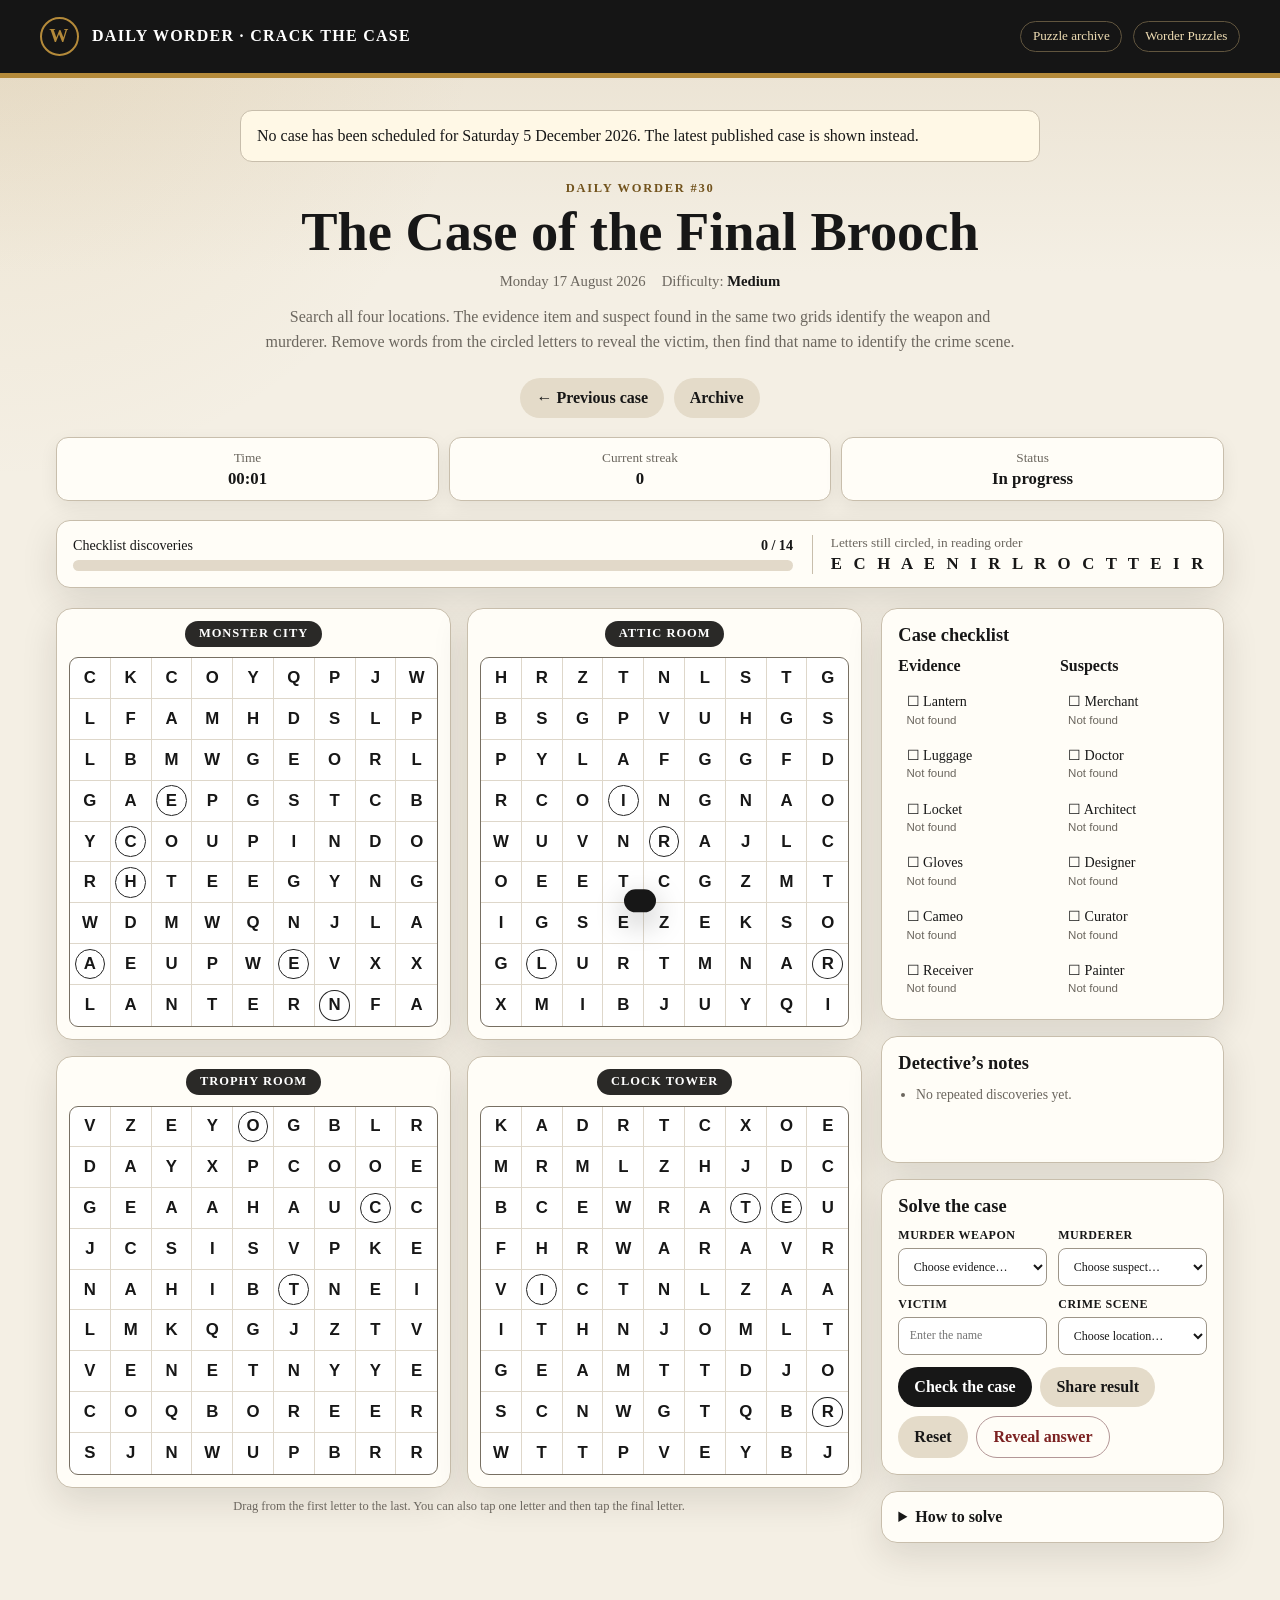
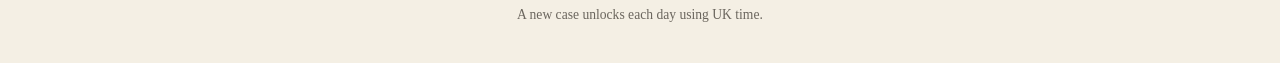
<file: index.html>
<!doctype html>
<html lang="en">
<head>
  <meta charset="utf-8">
  <meta name="viewport" content="width=device-width, initial-scale=1, viewport-fit=cover">
  <meta name="theme-color" content="#151515">
  <meta name="description" content="Play the Daily Worder: a new interactive murder-mystery word-search case every day.">
  <title>Daily Worder — Crack the Case</title>
  <link rel="stylesheet" href="styles.css">
  <link rel="icon" href="favicon.svg" type="image/svg+xml">
</head>
<body>
  <header class="masthead">
    <div class="masthead-inner">
      <div class="brand"><span class="brand-mark">W</span><span>Daily Worder · Crack the Case</span></div>
      <nav class="top-links" aria-label="Main navigation">
        <a class="top-link" href="archive.html">Puzzle archive</a>
        <a class="top-link" href="https://worderpuzzles.com">Worder Puzzles</a>
      </nav>
    </div>
  </header>

  <main>
    <div id="loading" class="loading">Opening today’s case…</div>
    <div id="siteNotice" class="site-notice hidden" role="status"></div>

    <div id="puzzleApp" class="hidden">
      <section class="hero">
        <p class="eyebrow" id="caseNumber"></p>
        <h1 id="caseTitle"></h1>
        <div class="daily-meta">
          <span id="puzzleDate"></span>
          <span>Difficulty: <strong id="difficultyLabel"></strong></span>
        </div>
        <p class="lede">Search all four locations. The evidence item and suspect found in the same two grids identify the weapon and murderer. Remove words from the circled letters to reveal the victim, then find that name to identify the crime scene.</p>
      </section>

      <nav class="day-navigation" aria-label="Daily puzzle navigation">
        <a class="btn btn-secondary" id="previousDay" href="#">← Previous case</a>
        <a class="btn btn-secondary" href="archive.html">Archive</a>
        <a class="btn btn-secondary" id="nextDay" href="#">Next case →</a>
      </nav>

      <section class="stat-strip" aria-label="Daily statistics">
        <div class="stat"><small>Time</small><strong id="timer">00:00</strong></div>
        <div class="stat"><small>Current streak</small><strong id="streakCount">0</strong></div>
        <div class="stat"><small>Status</small><strong id="dailyStatus">In progress</strong></div>
      </section>

      <section class="statusbar" aria-label="Puzzle progress">
        <div class="progress-wrap">
          <div class="progress-label"><span>Checklist discoveries</span><strong id="progressText">0 / 0</strong></div>
          <div class="progress" aria-hidden="true"><span id="progressBar"></span></div>
        </div>
        <div class="circle-readout">
          <small>Letters still circled, in reading order</small>
          <div id="circleLetters" aria-live="polite">—</div>
        </div>
      </section>

      <div class="workspace">
        <section>
          <div id="grids" class="grids" aria-label="Four word-search grids"></div>
          <p class="selection-help">Drag from the first letter to the last. You can also tap one letter and then tap the final letter.</p>
        </section>

        <aside class="sidebar">
          <section class="panel">
            <h2>Case checklist</h2>
            <div class="word-groups">
              <div><h3>Evidence</h3><ul id="evidenceList" class="word-list"></ul></div>
              <div><h3>Suspects</h3><ul id="suspectList" class="word-list"></ul></div>
            </div>
          </section>

          <section class="panel">
            <h2>Detective’s notes</h2>
            <ul id="notes" class="notes"><li>No repeated discoveries yet.</li></ul>
          </section>

          <section class="panel" id="solutionPanel">
            <h2>Solve the case</h2>
            <div class="answer-grid">
              <label>Murder weapon<select id="weaponAnswer"></select></label>
              <label>Murderer<select id="killerAnswer"></select></label>
              <label>Victim<input id="victimAnswer" type="text" autocomplete="off" placeholder="Enter the name"></label>
              <label>Crime scene<select id="sceneAnswer"></select></label>
            </div>
            <div class="actions">
              <button class="btn btn-primary" id="checkAnswer" type="button">Check the case</button>
              <button class="btn btn-secondary" id="shareResult" type="button">Share result</button>
              <button class="btn btn-secondary" id="resetPuzzle" type="button">Reset</button>
              <button class="btn btn-danger" id="revealAnswer" type="button">Reveal answer</button>
            </div>
            <div id="resultMessage" class="message" aria-live="polite"></div>
          </section>

          <details class="panel">
            <summary>How to solve</summary>
            <ol>
              <li>Find every listed evidence item and suspect. A word may appear in more than one grid.</li>
              <li>The evidence item repeated in two grids is the murder weapon.</li>
              <li>The suspect repeated in those same two grids is the murderer.</li>
              <li>When a found word contains a circled letter, that circle disappears. Read the circles left after all checklist words are found.</li>
              <li>Find the victim’s name hidden in one grid. That grid’s location is the crime scene.</li>
            </ol>
          </details>
        </aside>
      </div>
    </div>
  </main>

  <footer class="footer">A new case unlocks each day using UK time.</footer>
  <div id="toast" class="toast" role="status" aria-live="polite"></div>
  <script src="app.js" defer></script>
</body>
</html>
</file>
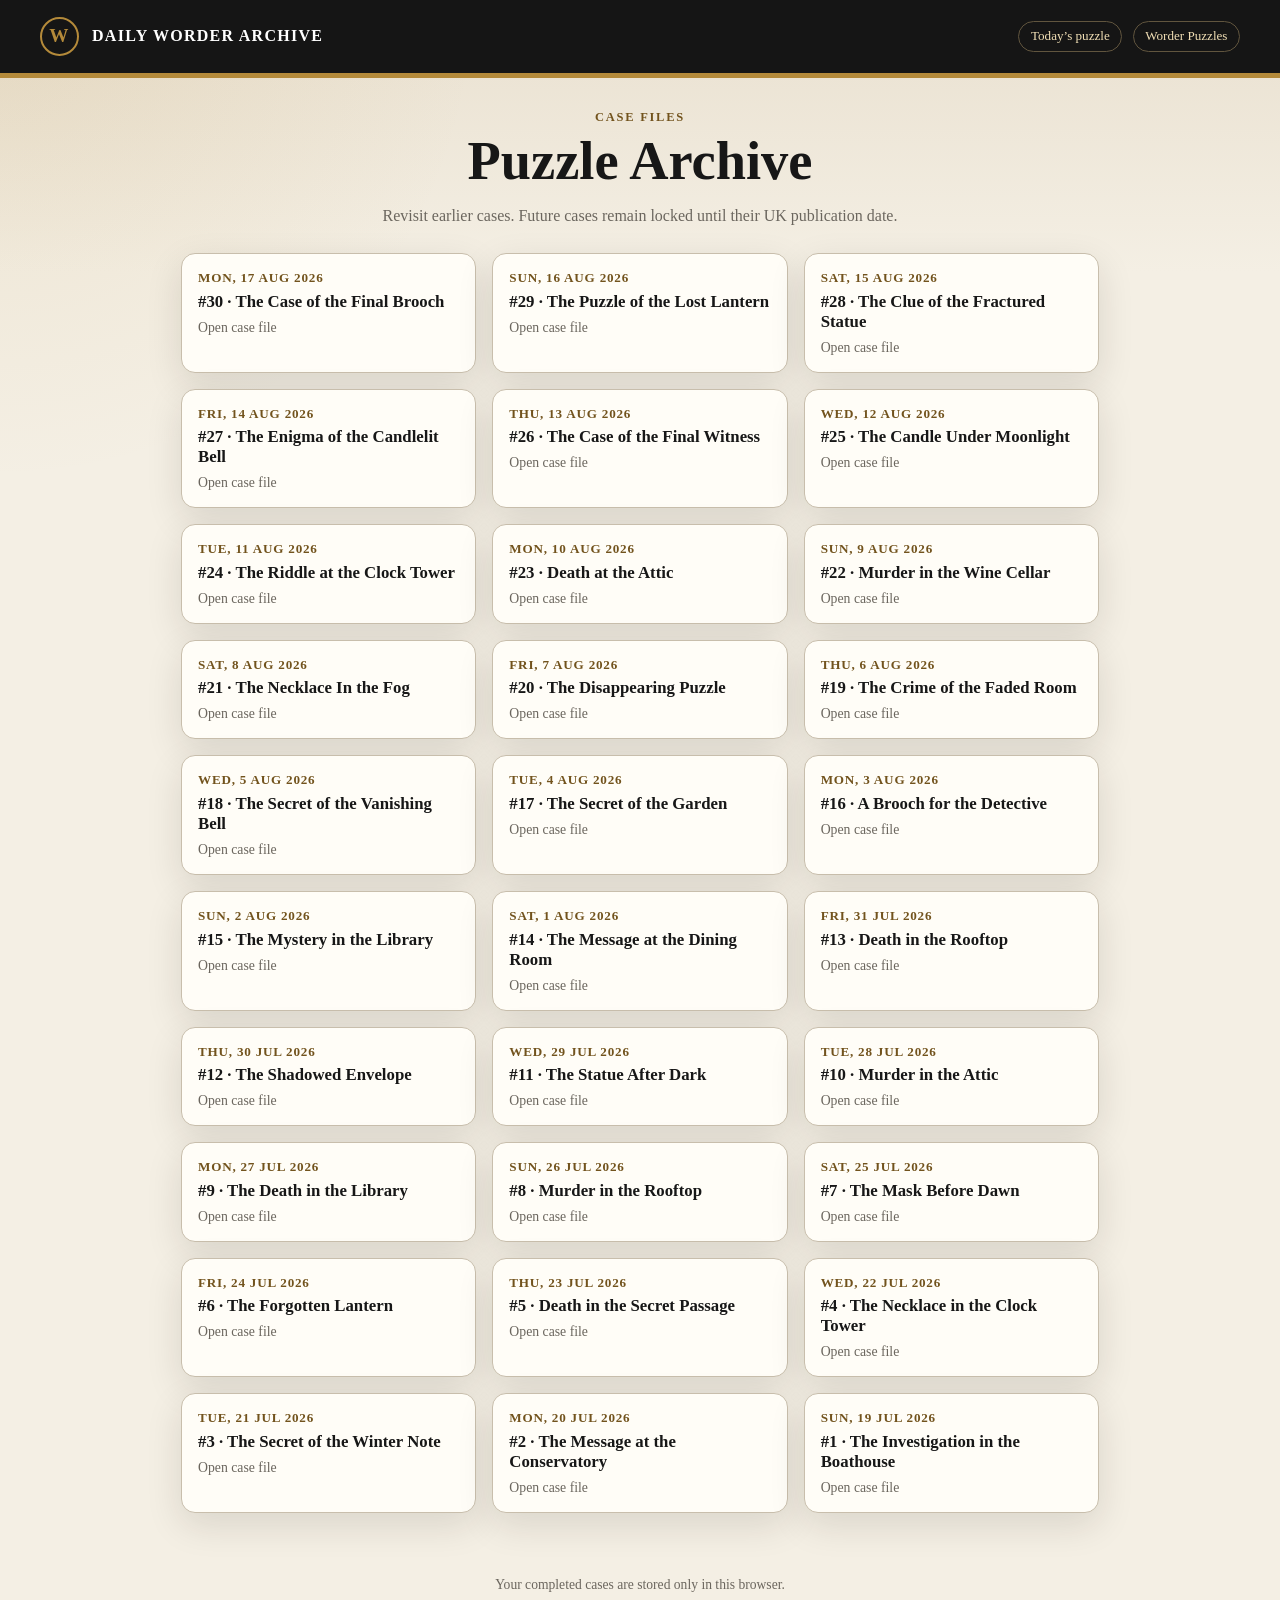
<file: archive.html>
<!doctype html>
<html lang="en">
<head>
  <meta charset="utf-8">
  <meta name="viewport" content="width=device-width, initial-scale=1">
  <meta name="theme-color" content="#151515">
  <meta name="description" content="Browse previous Daily Worder murder-mystery word-search cases.">
  <title>Daily Worder Puzzle Archive</title>
  <link rel="stylesheet" href="styles.css">
  <link rel="icon" href="favicon.svg" type="image/svg+xml">
</head>
<body>
  <header class="masthead">
    <div class="masthead-inner">
      <div class="brand"><span class="brand-mark">W</span><span>Daily Worder Archive</span></div>
      <nav class="top-links"><a class="top-link" href="index.html">Today’s puzzle</a><a class="top-link" href="https://worderpuzzles.com">Worder Puzzles</a></nav>
    </div>
  </header>
  <main class="archive-wrap">
    <section class="hero">
      <p class="eyebrow">Case files</p>
      <h1>Puzzle Archive</h1>
      <p class="lede">Revisit earlier cases. Future cases remain locked until their UK publication date.</p>
    </section>
    <div id="archiveNotice" class="site-notice hidden"></div>
    <div id="archiveGrid" class="archive-grid"><div class="loading">Opening the case files…</div></div>
  </main>
  <footer class="footer">Your completed cases are stored only in this browser.</footer>
  <script src="archive.js" defer></script>
</body>
</html>
</file>
<file: styles.css>
:root {
      --ink: #171717;
      --paper: #f4efe4;
      --card: #fffdf7;
      --muted: #6b665e;
      --line: #c8beac;
      --gold: #b48a3a;
      --gold-dark: #72531d;
      --found: #dbe8d2;
      --selected: #ead6a8;
      --danger: #7c2222;
      --shadow: 0 12px 36px rgba(30, 25, 18, 0.12);
    }

    * { box-sizing: border-box; }

    html { scroll-behavior: smooth; }

    body {
      margin: 0;
      color: var(--ink);
      background:
        radial-gradient(circle at top left, rgba(180,138,58,.12), transparent 30rem),
        linear-gradient(180deg, #e9e0cf 0, var(--paper) 17rem);
      font-family: Georgia, 'Times New Roman', serif;
      min-height: 100vh;
    }

    button, select, input { font: inherit; }

    .masthead {
      background: #151515;
      color: white;
      border-bottom: 5px solid var(--gold);
      padding: 1.05rem max(1rem, env(safe-area-inset-left));
    }

    .masthead-inner {
      max-width: 1200px;
      margin: 0 auto;
      display: flex;
      align-items: center;
      justify-content: space-between;
      gap: 1rem;
    }

    .brand {
      display: flex;
      align-items: center;
      gap: .8rem;
      letter-spacing: .08em;
      text-transform: uppercase;
      font-weight: 700;
    }

    .brand-mark {
      width: 2.45rem;
      aspect-ratio: 1;
      border: 2px solid var(--gold);
      border-radius: 50%;
      display: grid;
      place-items: center;
      color: var(--gold);
      font-size: 1.2rem;
    }

    .case-badge {
      border: 1px solid #61553e;
      border-radius: 999px;
      padding: .45rem .8rem;
      color: #e9d7ad;
      font-size: .85rem;
      white-space: nowrap;
    }

    main {
      max-width: 1200px;
      margin: 0 auto;
      padding: 2rem 1rem 4rem;
    }

    .hero {
      text-align: center;
      margin-bottom: 1.5rem;
    }

    .eyebrow {
      color: var(--gold-dark);
      font-weight: 700;
      letter-spacing: .14em;
      text-transform: uppercase;
      font-size: .78rem;
      margin: 0 0 .5rem;
    }

    h1 {
      margin: 0;
      font-size: clamp(1.75rem, 5vw, 3.4rem);
      line-height: 1.05;
      text-wrap: balance;
    }

    .lede {
      color: var(--muted);
      max-width: 760px;
      margin: .9rem auto 0;
      line-height: 1.55;
    }

    .statusbar {
      background: var(--card);
      border: 1px solid var(--line);
      box-shadow: var(--shadow);
      border-radius: 14px;
      padding: .85rem 1rem;
      display: flex;
      gap: .8rem 1.2rem;
      align-items: center;
      justify-content: space-between;
      flex-wrap: wrap;
      margin-bottom: 1.2rem;
    }

    .progress-wrap { flex: 1 1 280px; }

    .progress-label {
      display: flex;
      justify-content: space-between;
      gap: 1rem;
      margin-bottom: .35rem;
      font-size: .88rem;
    }

    .progress {
      height: .7rem;
      background: #e2d9c9;
      border-radius: 999px;
      overflow: hidden;
    }

    .progress > span {
      display: block;
      height: 100%;
      width: 0;
      background: linear-gradient(90deg, var(--gold-dark), var(--gold));
      transition: width .25s ease;
    }

    .circle-readout {
      flex: 0 1 auto;
      min-width: 235px;
      border-left: 1px solid var(--line);
      padding-left: 1.1rem;
    }

    .circle-readout small {
      display: block;
      color: var(--muted);
      margin-bottom: .18rem;
    }

    #circleLetters {
      letter-spacing: .22em;
      font-weight: 700;
      font-size: 1.05rem;
      min-height: 1.2em;
    }

    .workspace {
      display: grid;
      grid-template-columns: minmax(0, 2fr) minmax(260px, .85fr);
      gap: 1.2rem;
      align-items: start;
    }

    .grids {
      display: grid;
      grid-template-columns: repeat(2, minmax(0, 1fr));
      gap: 1rem;
    }

    .grid-card, .panel {
      background: var(--card);
      border: 1px solid var(--line);
      border-radius: 16px;
      box-shadow: var(--shadow);
    }

    .grid-card { padding: .75rem; }

    .location {
      display: table;
      margin: 0 auto .65rem;
      background: #2a2927;
      color: white;
      border-radius: 999px;
      padding: .36rem .85rem;
      font-size: .78rem;
      font-weight: 700;
      letter-spacing: .08em;
      text-transform: uppercase;
    }

    .letter-grid {
      display: grid;
      grid-template-columns: repeat(9, 1fr);
      border: 1px solid #776f62;
      border-radius: 9px;
      overflow: hidden;
      background: #fff;
      touch-action: none;
      user-select: none;
      -webkit-user-select: none;
    }

    .cell {
      position: relative;
      display: grid;
      place-items: center;
      aspect-ratio: 1;
      min-width: 0;
      border-right: 1px solid #ded7ca;
      border-bottom: 1px solid #ded7ca;
      font-family: Arial, Helvetica, sans-serif;
      font-size: clamp(.7rem, 2.2vw, 1.05rem);
      font-weight: 700;
      cursor: crosshair;
      transition: background .08s ease, color .08s ease;
    }

    .cell:nth-child(9n) { border-right: 0; }
    .cell:nth-last-child(-n+9) { border-bottom: 0; }

    .cell.circled::after {
      content: '';
      position: absolute;
      width: 72%;
      height: 72%;
      border: 1.5px solid #252525;
      border-radius: 50%;
      pointer-events: none;
    }

    .cell.preview { background: var(--selected); }
    .cell.found { background: var(--found); }
    .cell.found::before {
      content: '';
      position: absolute;
      inset: 12% 8%;
      border: 2px solid #49623d;
      border-radius: 999px;
      opacity: .8;
      pointer-events: none;
    }
    .cell.victim-found { background: #e7d9ed; }

    .sidebar {
      display: grid;
      gap: 1rem;
      position: sticky;
      top: 1rem;
    }

    .panel { padding: 1rem; }
    .panel h2, .panel h3 { margin: 0 0 .7rem; }
    .panel h2 { font-size: 1.15rem; }
    .panel h3 { font-size: 1rem; }

    .word-groups {
      display: grid;
      grid-template-columns: 1fr 1fr;
      gap: .9rem;
    }

    .word-list {
      list-style: none;
      padding: 0;
      margin: 0;
      display: grid;
      gap: .36rem;
    }

    .word-list li {
      padding: .38rem .45rem;
      border-radius: 7px;
      line-height: 1.25;
      font-size: .88rem;
      border: 1px solid transparent;
    }

    .word-list li.partial {
      background: #f4ead4;
      border-color: #d8bc7e;
    }

    .word-list li.repeated {
      background: #e5eadf;
      border-color: #9cae8e;
      font-weight: 700;
    }

    .word-list .count {
      display: block;
      color: var(--muted);
      font-size: .72rem;
      font-family: Arial, Helvetica, sans-serif;
      margin-top: .12rem;
    }

    .notes {
      min-height: 3.8rem;
      margin: 0;
      padding-left: 1.1rem;
      color: var(--muted);
      font-size: .86rem;
      line-height: 1.45;
    }

    .answer-grid {
      display: grid;
      grid-template-columns: 1fr 1fr;
      gap: .7rem;
    }

    label {
      display: grid;
      gap: .3rem;
      font-size: .75rem;
      font-weight: 700;
      letter-spacing: .04em;
      text-transform: uppercase;
    }

    select, input {
      width: 100%;
      min-width: 0;
      border: 1px solid #9d9588;
      border-radius: 8px;
      background: white;
      padding: .62rem .65rem;
      color: var(--ink);
      text-transform: none;
      letter-spacing: normal;
      font-weight: 400;
    }

    .actions {
      display: flex;
      gap: .55rem;
      margin-top: .8rem;
      flex-wrap: wrap;
    }

    .btn {
      border: 0;
      border-radius: 999px;
      padding: .68rem 1rem;
      cursor: pointer;
      font-weight: 700;
      transition: transform .08s ease, filter .15s ease;
    }
    .btn:active { transform: translateY(1px); }
    .btn-primary { background: var(--ink); color: white; }
    .btn-secondary { background: #e4dbc9; color: var(--ink); }
    .btn-danger { background: transparent; border: 1px solid #b39797; color: var(--danger); }

    .message {
      display: none;
      margin-top: .85rem;
      border-radius: 9px;
      padding: .75rem;
      line-height: 1.4;
      font-size: .88rem;
    }
    .message.show { display: block; }
    .message.success { background: #e4efdd; border: 1px solid #9db28e; }
    .message.error { background: #f3e1df; border: 1px solid #c99a94; }

    details.panel summary {
      cursor: pointer;
      font-weight: 700;
    }
    details.panel ol {
      padding-left: 1.2rem;
      color: var(--muted);
      line-height: 1.5;
      font-size: .88rem;
    }

    .selection-help {
      margin: .7rem 0 0;
      color: var(--muted);
      font-size: .78rem;
      text-align: center;
    }

    .toast {
      position: fixed;
      left: 50%;
      bottom: 1.2rem;
      transform: translate(-50%, 140%);
      background: #171717;
      color: white;
      padding: .7rem 1rem;
      border-radius: 999px;
      box-shadow: 0 10px 30px rgba(0,0,0,.28);
      z-index: 20;
      transition: transform .22s ease;
      max-width: calc(100vw - 2rem);
      text-align: center;
      font-family: Arial, Helvetica, sans-serif;
      font-size: .85rem;
    }
    .toast.show { transform: translate(-50%, 0); }

    @media (max-width: 900px) {
      .workspace { grid-template-columns: 1fr; }
      .sidebar { position: static; grid-template-columns: 1fr 1fr; }
      .sidebar > :first-child, .sidebar > :last-child { grid-column: 1 / -1; }
    }

    @media (max-width: 620px) {
      main { padding: 1.2rem .65rem 3rem; }
      .grids { grid-template-columns: 1fr; }
      .sidebar { grid-template-columns: 1fr; }
      .sidebar > * { grid-column: auto !important; }
      .statusbar { align-items: stretch; }
      .circle-readout { border-left: 0; border-top: 1px solid var(--line); padding: .7rem 0 0; width: 100%; }
      .answer-grid { grid-template-columns: 1fr; }
      .case-badge { display: none; }
      .cell { font-size: clamp(.78rem, 4vw, 1.05rem); }
    }

    @media (prefers-reduced-motion: reduce) {
      * { scroll-behavior: auto !important; transition: none !important; }
    }
  

/* Daily-site additions */
.top-links { display:flex; align-items:center; gap:.65rem; flex-wrap:wrap; }
.top-link { color:#f1dfb5; text-decoration:none; border:1px solid #61553e; border-radius:999px; padding:.42rem .72rem; font-size:.82rem; }
.top-link:hover, .top-link:focus-visible { background:#2b2925; }
.daily-meta { display:flex; justify-content:center; align-items:center; gap:.65rem 1rem; flex-wrap:wrap; margin:.75rem 0 0; color:var(--muted); font-size:.92rem; }
.daily-meta strong { color:var(--ink); }
.day-navigation { display:flex; justify-content:center; gap:.6rem; margin:1rem 0 1.2rem; flex-wrap:wrap; }
.day-navigation a, .day-navigation button { text-decoration:none; }
.stat-strip { display:grid; grid-template-columns:repeat(3,minmax(90px,1fr)); gap:.6rem; margin-bottom:1.2rem; }
.stat { background:var(--card); border:1px solid var(--line); border-radius:12px; padding:.7rem .8rem; text-align:center; box-shadow:0 6px 18px rgba(30,25,18,.07); }
.stat small { display:block; color:var(--muted); margin-bottom:.2rem; }
.stat strong { font-size:1.05rem; }
.site-notice { max-width:800px; margin:0 auto 1.2rem; padding:.85rem 1rem; border:1px solid var(--line); background:#fff8e6; border-radius:12px; line-height:1.45; }
.site-notice.error { background:#f8e5e5; border-color:#b98b8b; }
.hidden { display:none !important; }
.share-panel { margin-top:.8rem; display:none; }
.share-panel.show { display:block; }
.archive-wrap { max-width:950px; margin:0 auto; }
.archive-grid { display:grid; grid-template-columns:repeat(3,minmax(0,1fr)); gap:1rem; }
.archive-card { background:var(--card); border:1px solid var(--line); border-radius:14px; padding:1rem; box-shadow:var(--shadow); text-decoration:none; color:var(--ink); display:block; }
.archive-card:hover { transform:translateY(-1px); }
.archive-card.locked { opacity:.55; cursor:not-allowed; }
.archive-card.completed { border-color:#718965; background:#f4faef; }
.archive-date { color:var(--gold-dark); font-weight:700; font-size:.82rem; text-transform:uppercase; letter-spacing:.06em; }
.archive-card h2 { font-size:1.05rem; margin:.35rem 0 .5rem; }
.archive-status { color:var(--muted); font-size:.86rem; }
.footer { max-width:1200px; margin:0 auto; padding:0 1rem 2.5rem; text-align:center; color:var(--muted); font-size:.85rem; }
.loading { text-align:center; padding:4rem 1rem; color:var(--muted); }
@media (max-width: 800px) { .archive-grid { grid-template-columns:repeat(2,minmax(0,1fr)); } }
@media (max-width: 520px) { .archive-grid { grid-template-columns:1fr; } .stat-strip { grid-template-columns:repeat(3,1fr); } .masthead-inner { align-items:flex-start; } }
</file>
